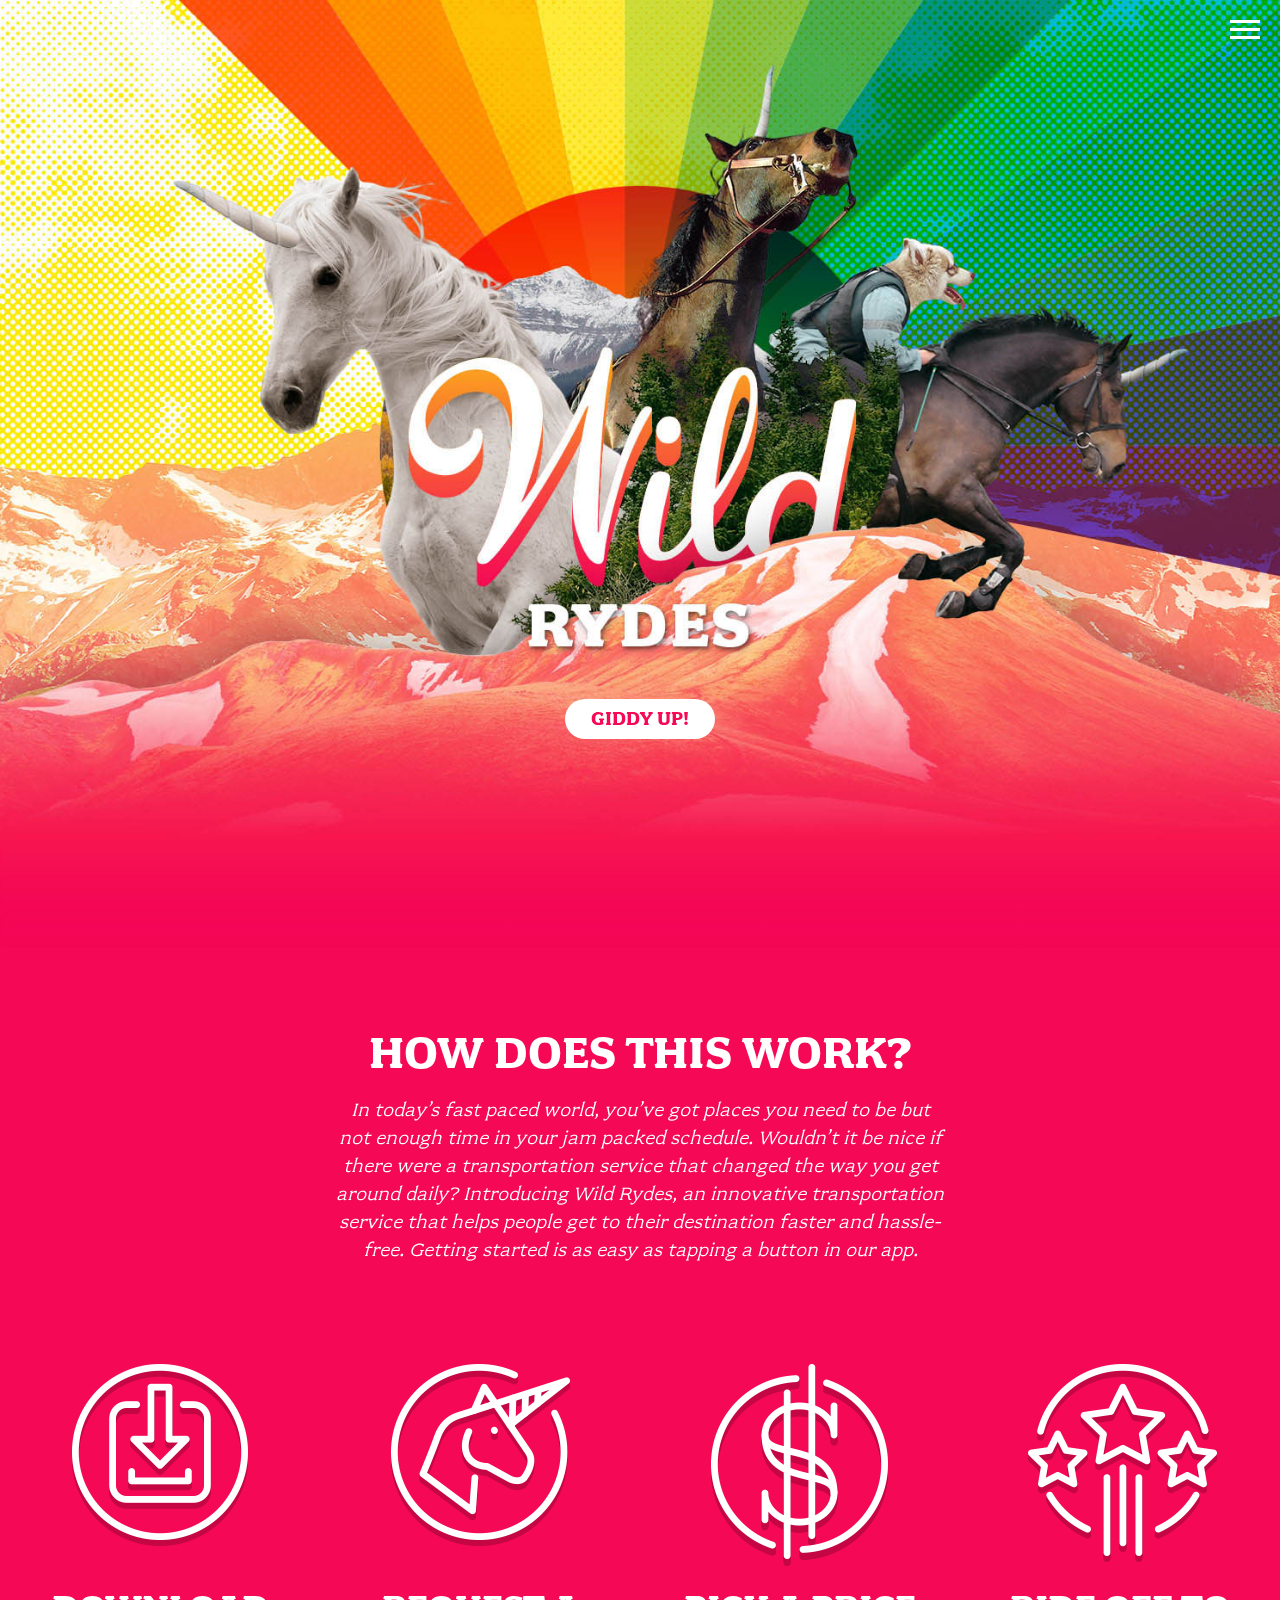
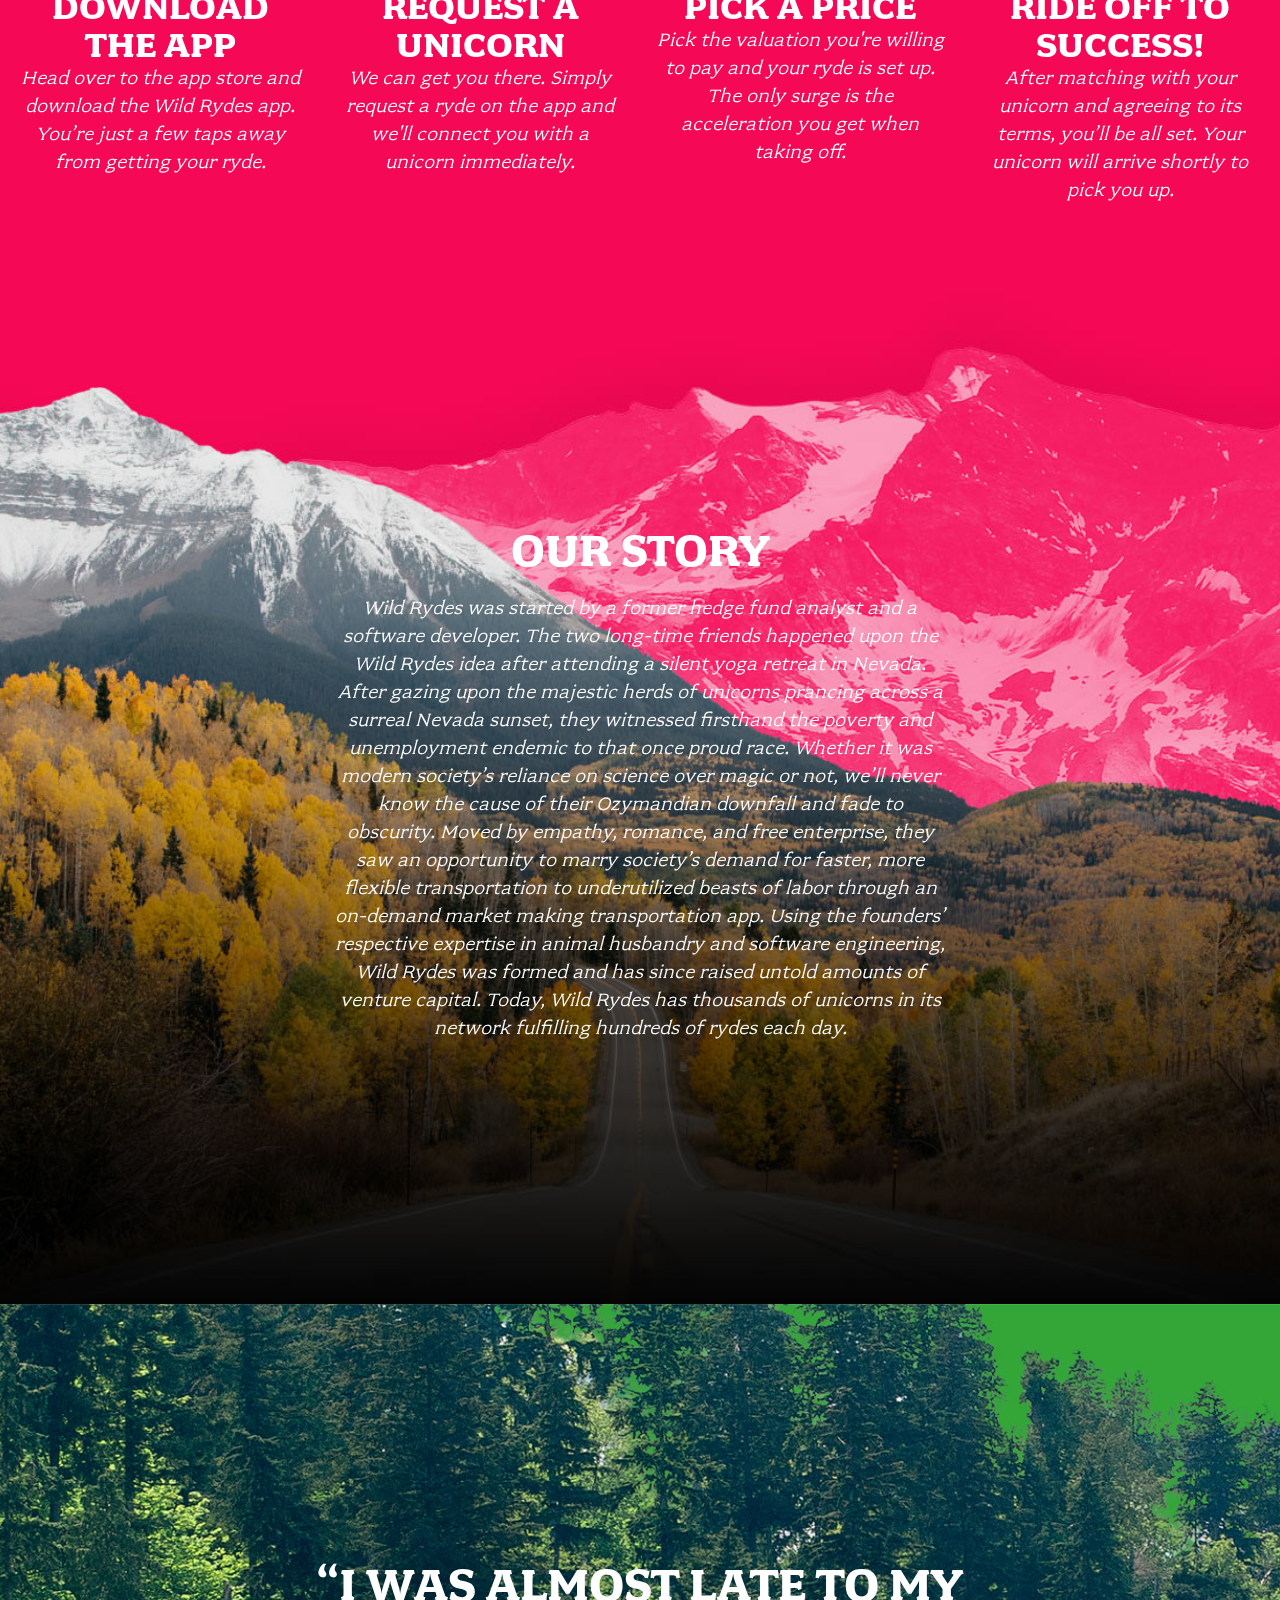
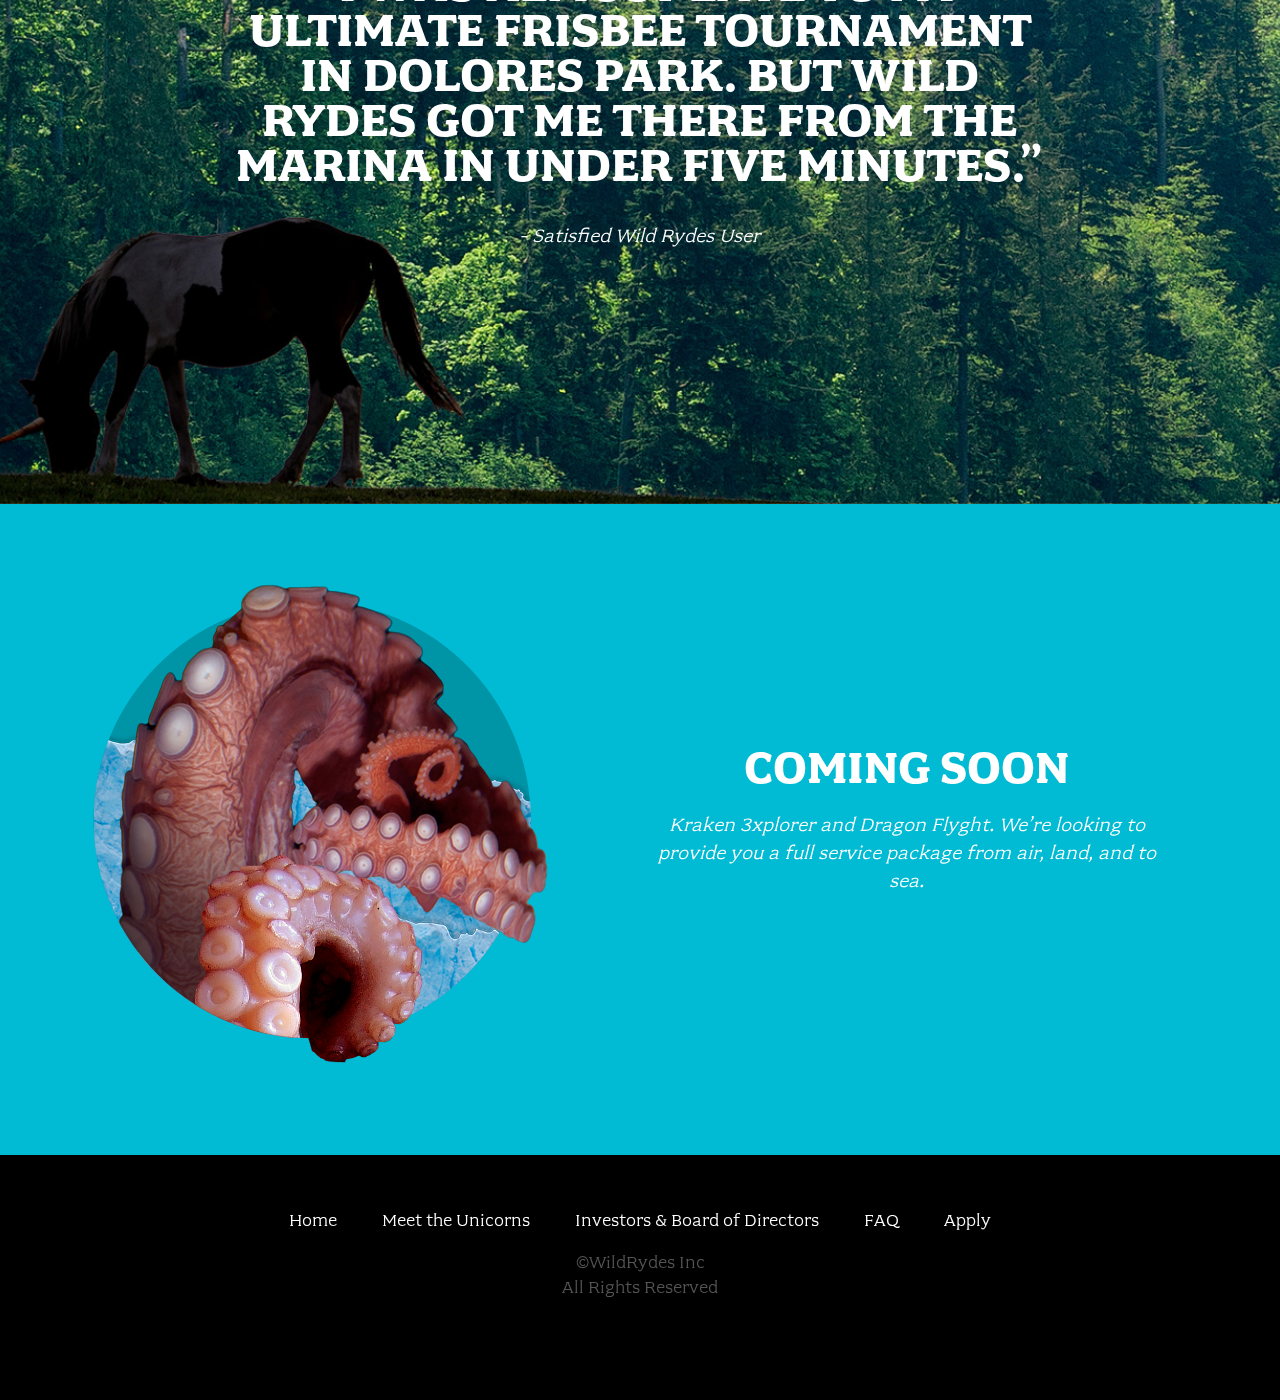
<file: index.html>
<!doctype html>
<html class="no-js" lang="">
<head>
  <meta charset="utf-8">
  <meta name="description" content="">
  <meta name="viewport" content="width=device-width, initial-scale=1">
  <title>HackBank</title>

  <link rel="stylesheet" href="css/font.css">
  <link rel="stylesheet" href="css/main.css">

  <script src="js/vendor/modernizr.js"></script>
</head>
<body class="page-home">

  <header class="site-header">
    <h1 class="title">Wild Rydes</h1>
    <nav class="site-nav">
      <ul>
        <li><a href="index.html">Home</a></li>
      </ul>
    </nav>
    <button type="button" class="btn-menu"><span>Menu</span></button>
    <a class="home-button" href="register.html">Giddy Up!</a>
  </header>

  <section class="home-about">
    <div class="row column large-9 xlarge-6 xxlarge-4">
      <h2 class="section-title">How Does This Work?</h2>
      <p class="content">
        In today’s fast paced world, you’ve got places you need to be but not enough time in your jam packed schedule. Wouldn’t it be nice if there were a transportation service that changed the way you get around daily? Introducing Wild Rydes, an innovative transportation service that helps people get to their destination faster and hassle-free. Getting started is as easy as tapping a button in our app.
      </p>
    </div>

    <div class="row medium-up-2 large-up-4">
      <div class="column">
        <div class="home-about-block">
          <h3 class="title icon-download">Download The App</h3>
          <p class="content">Head over to the app store and download the Wild Rydes app. You’re just a few taps away from getting your ryde.</p>
        </div>
      </div>

      <div class="column">
        <div class="home-about-block">
          <h3 class="title icon-unicorn">Request A Unicorn</h3>
          <p class="content">We can get you there. Simply request a ryde on the app and we'll connect you with a unicorn immediately.</p>
        </div>
      </div>

      <div class="column">
        <div class="home-about-block">
          <h3 class="title icon-price">Pick A Price</h3>
          <p class="content">Pick the valuation you're willing to pay and your ryde is set up. The only surge is the acceleration you get when taking off.</p>
        </div>
      </div>

      <div class="column">
        <div class="home-about-block">
          <h3 class="title icon-success">Ride Off To Success!</h3>
          <p class="content">After matching with your unicorn and agreeing to its terms, you’ll be all set. Your unicorn will arrive shortly to pick you up.</p>
        </div>
      </div>
    </div>
  </section>

  <section class="home-story">
    <div class="row column large-9 xlarge-6 xxlarge-4">
      <h2 class="section-title">Our Story</h2>
      <p class="content">
        Wild Rydes was started by a former hedge fund analyst and a software developer. The two long-time friends happened upon the Wild Rydes idea after attending a silent yoga retreat in Nevada. After gazing upon the majestic herds of unicorns prancing across a surreal Nevada sunset, they witnessed firsthand the poverty and unemployment endemic to that once proud race. Whether it was modern society’s reliance on science over magic or not, we’ll never know the cause of their Ozymandian downfall and fade to obscurity. Moved by empathy, romance, and free enterprise, they saw an opportunity to marry society’s demand for faster, more flexible transportation to underutilized beasts of labor through an on-demand market making transportation app. Using the founders’ respective expertise in animal husbandry and software engineering, Wild Rydes was formed and has since raised untold amounts of venture capital. Today, Wild Rydes has thousands of unicorns in its network fulfilling hundreds of rydes each day.
      </p>
    </div>
  </section>

  <section class="home-quote">
    <div class="row column medium-8 xxlarge-6">
      <div class="quote-wrap">
        <div class="quote">
          “I was almost late to my ultimate frisbee tournament in DOLORES park. But Wild Rydes Got me there from the marina in under five minutes.”
        </div>
        <div class="quoter">- Satisfied Wild Rydes User</div>
      </div>
    </div>
  </section>

  <section class="kraken-callout">
    <div class="row">
      <div class="columns medium-6 xxlarge-4 xxlarge-offset-2">
        <img src="images/wr-home-kraken.png">
      </div>

      <div class="columns medium-6 xlarge-5 xxlarge-4">
        <h4 class="title">Coming Soon</h4>
        <p class="content">
          Kraken 3xplorer and Dragon Flyght. We’re looking to provide you a full service package from air, land, and to sea.
        </p>
      </div>
    </div>
  </section>

  <footer class="site-footer">
    <div class="row column">
      <nav class="footer-nav">
        <ul>
          <li><a href="index.html">Home</a></li>
          <li><a href="unicorns.html">Meet the Unicorns</a></li>
          <li><a href="investors.html">Investors & Board of Directors</a></li>
          <li><a href="faq.html">FAQ</a></li>
          <li><a href="apply.html">Apply</a></li>
        </ul>
      </nav>
    </div>

    <div class="row column">
      <div class="footer-legal">
        &copy;WildRydes Inc<br>
        All Rights Reserved
      </div>
    </div>
  </footer>

  <script src="js/vendor.js"></script>

  <script src="js/main.js"></script>
</body>
</html>
</file>
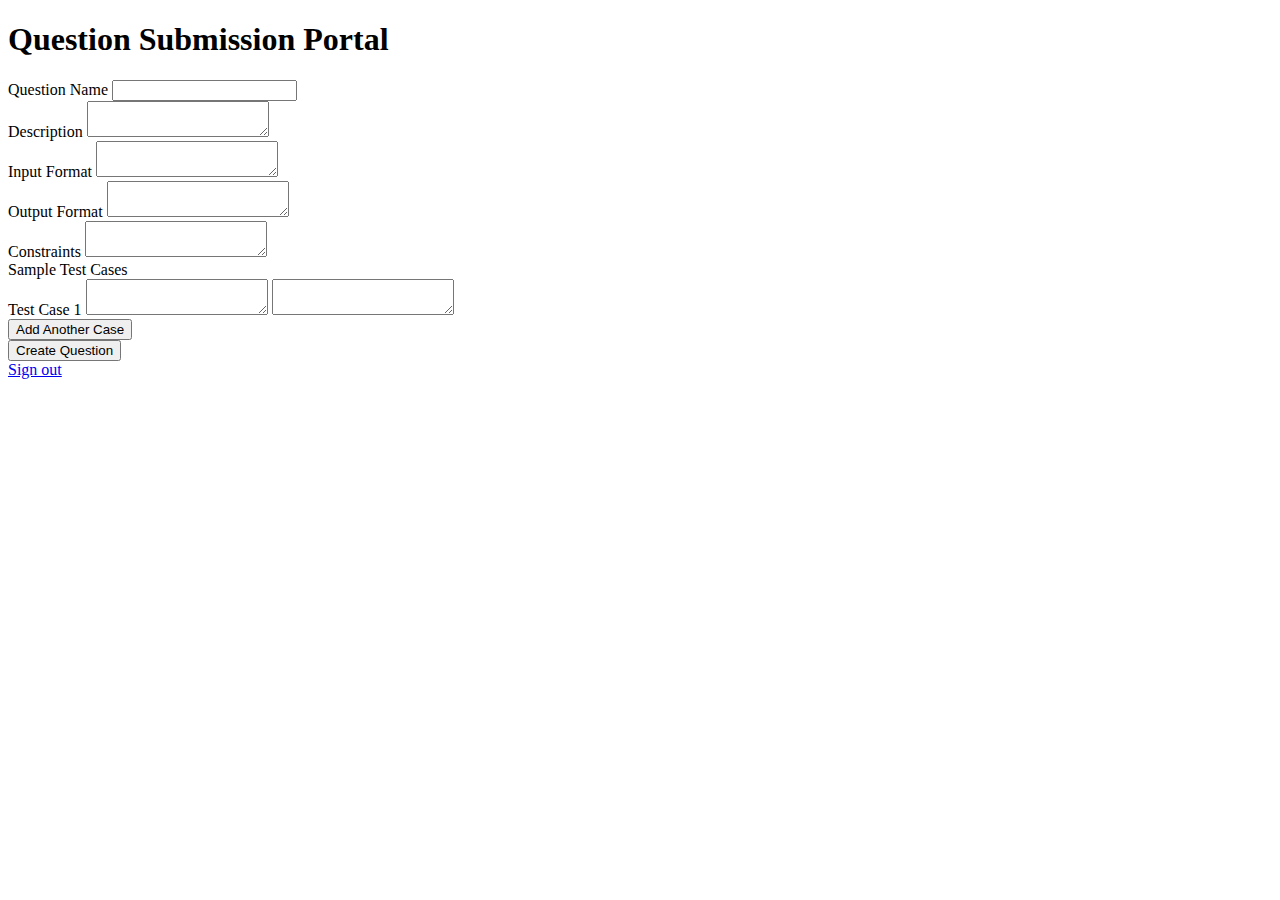
<file: create_v2.html>
<!DOCTYPE html>
<html>

<head>
    
    <meta charset="utf-8">
    <meta name="viewport" content="initial-scale=1,maximum-scale=1,user-scalable=no">
    <title>HackBank</title>
    <meta charset="utf-8">
    <meta http-equiv="X-UA-Compatible" content="IE=edge">
    <meta name="viewport" content="width=device-width, initial-scale=1">
    <meta name="description" content="Serverless web application example">
    <meta name="author" content="Vasu Malhotra">

</head>
<body>

    <form id="createQuesForm">
        <div>
            <h1>Question Submission Portal</h1>
        </div>

        <div>
            <label for="qname">Question Name</label>
            <input type="text" id="qname">
        </div>

        <div>
            <label for="desc">Description</label>
            <textarea id="desc"></textarea>
        </div>

        <div>
            <label for="inf">Input Format</label>
            <textarea id="inf"></textarea>
        </div>

        <div>
            <label for="outf">Output Format</label>
            <textarea id="outf"></textarea>
        </div>

        <div>
            <label for="constraints">Constraints</label>
            <textarea id="constraints"></textarea>
        </div>

        <div>
            <label for="testCaseWrap">Sample Test Cases</label>
            <div id="testCaseWrap">
                <div id="testCase0">
                    <label>Test Case 1</label>
                    <textarea id="sampleInput0"></textarea>
                    <textarea id="sampleOutput0"></textarea>
                </div>
            </div>
            <button id="addCase" onclick="addTestCase()" type="button">Add Another Case</button>
        </div>
        <button id="create" onclick="readForm()" type="button">Create Question</button>
    </form>

    <a id="signOut" href="./signin.html">Sign out</a>

    <script src="js/dynamic-elems.js"></script>
</body>

</html>
</file>
<file: css/font.css>
@font-face {
    font-family: "fairplex-wide";
    font-style: normal;
    font-weight: 400;
    src: url("../fonts/fairplex-wide-n4.woff") format("woff2");
}
@font-face {
    font-family: "fairplex-wide";
    font-style: normal;
    font-weight: 700;
    src: url("../fonts/fairplex-wide-n7.woff") format("woff2");
}
</file>
<file: css/main.css>
/*! normalize.css v4.2.0 | MIT License | github.com/necolas/normalize.css */html{font-family:sans-serif;line-height:1.15;-ms-text-size-adjust:100%;-webkit-text-size-adjust:100%}body{margin:0}article,aside,footer,header,nav,section{display:block}h1{font-size:2em;margin:.67em 0}figcaption,figure,main{display:block}figure{margin:1em 40px}hr{box-sizing:content-box;height:0;overflow:visible}pre{font-family:monospace,monospace;font-size:1em}a{background-color:transparent;-webkit-text-decoration-skip:objects}a:active,a:hover{outline-width:0}abbr[title]{border-bottom:none;text-decoration:underline;text-decoration:underline dotted}b,strong{font-weight:inherit;font-weight:bolder}code,kbd,samp{font-family:monospace,monospace;font-size:1em}dfn{font-style:italic}mark{background-color:#ff0;color:#000}small{font-size:80%}sub,sup{font-size:75%;line-height:0;position:relative;vertical-align:baseline}sub{bottom:-.25em}sup{top:-.5em}audio,video{display:inline-block}audio:not([controls]){display:none;height:0}img{border-style:none}svg:not(:root){overflow:hidden}button,input,optgroup,select,textarea{font:inherit;margin:0}optgroup{font-weight:700}button,input{overflow:visible}button,select{text-transform:none}[type=reset],[type=submit],button,html [type=button]{-webkit-appearance:button;cursor:pointer}[type=button]::-moz-focus-inner,[type=reset]::-moz-focus-inner,[type=submit]::-moz-focus-inner,button::-moz-focus-inner{border-style:none;padding:0}[type=button]:-moz-focusring,[type=reset]:-moz-focusring,[type=submit]:-moz-focusring,button:-moz-focusring{outline:1px dotted ButtonText}fieldset{border:1px solid silver;margin:0 2px;padding:.35em .625em .75em}legend{box-sizing:border-box;color:inherit;display:table;max-width:100%;padding:0;white-space:normal}progress{display:inline-block;vertical-align:baseline}textarea{overflow:auto}[type=checkbox],[type=radio]{box-sizing:border-box;padding:0}[type=number]::-webkit-inner-spin-button,[type=number]::-webkit-outer-spin-button{height:auto}[type=search]{-webkit-appearance:textfield;outline-offset:-2px}[type=search]::-webkit-search-cancel-button,[type=search]::-webkit-search-decoration{-webkit-appearance:none}::-webkit-file-upload-button{-webkit-appearance:button;font:inherit}details,menu{display:block}summary{display:list-item}canvas{display:inline-block}[hidden],template{display:none}.row{max-width:96.875rem;margin-left:auto;margin-right:auto}.row:after,.row:before{content:' ';display:table}.row:after{clear:both}.row.collapse>.column,.row.collapse>.columns{padding-left:0;padding-right:0}.row .row{max-width:none;margin-left:-.625rem;margin-right:-.625rem}@media screen and (min-width:40em){.row .row{margin-left:-.9375rem;margin-right:-.9375rem}}.row .row.collapse{margin-left:0;margin-right:0}.row.expanded{max-width:none}.row.expanded .row{margin-left:auto;margin-right:auto}.column,.columns{width:100%;float:left;padding-left:.625rem;padding-right:.625rem}@media screen and (min-width:40em){.column,.columns{padding-left:.9375rem;padding-right:.9375rem}}.column:last-child:not(:first-child),.columns:last-child:not(:first-child){float:right}.column.end:last-child:last-child,.end.columns:last-child:last-child{float:left}.column.row.row,.row.row.columns{float:none}.row .column.row.row,.row .row.row.columns{padding-left:0;padding-right:0;margin-left:0;margin-right:0}.small-1{width:8.3333333333%}.small-push-1{position:relative;left:8.3333333333%}.small-pull-1{position:relative;left:-8.3333333333%}.small-offset-0{margin-left:0}.small-2{width:16.6666666667%}.small-push-2{position:relative;left:16.6666666667%}.small-pull-2{position:relative;left:-16.6666666667%}.small-offset-1{margin-left:8.3333333333%}.small-3{width:25%}.small-push-3{position:relative;left:25%}.small-pull-3{position:relative;left:-25%}.small-offset-2{margin-left:16.6666666667%}.small-4{width:33.3333333333%}.small-push-4{position:relative;left:33.3333333333%}.small-pull-4{position:relative;left:-33.3333333333%}.small-offset-3{margin-left:25%}.small-5{width:41.6666666667%}.small-push-5{position:relative;left:41.6666666667%}.small-pull-5{position:relative;left:-41.6666666667%}.small-offset-4{margin-left:33.3333333333%}.small-6{width:50%}.small-push-6{position:relative;left:50%}.small-pull-6{position:relative;left:-50%}.small-offset-5{margin-left:41.6666666667%}.small-7{width:58.3333333333%}.small-push-7{position:relative;left:58.3333333333%}.small-pull-7{position:relative;left:-58.3333333333%}.small-offset-6{margin-left:50%}.small-8{width:66.6666666667%}.small-push-8{position:relative;left:66.6666666667%}.small-pull-8{position:relative;left:-66.6666666667%}.small-offset-7{margin-left:58.3333333333%}.small-9{width:75%}.small-push-9{position:relative;left:75%}.small-pull-9{position:relative;left:-75%}.small-offset-8{margin-left:66.6666666667%}.small-10{width:83.3333333333%}.small-push-10{position:relative;left:83.3333333333%}.small-pull-10{position:relative;left:-83.3333333333%}.small-offset-9{margin-left:75%}.small-11{width:91.6666666667%}.small-push-11{position:relative;left:91.6666666667%}.small-pull-11{position:relative;left:-91.6666666667%}.small-offset-10{margin-left:83.3333333333%}.small-12{width:100%}.small-offset-11{margin-left:91.6666666667%}.small-up-1>.column,.small-up-1>.columns{width:100%;float:left}.small-up-1>.column:nth-of-type(1n),.small-up-1>.columns:nth-of-type(1n){clear:none}.small-up-1>.column:nth-of-type(1n+1),.small-up-1>.columns:nth-of-type(1n+1){clear:both}.small-up-1>.column:last-child,.small-up-1>.columns:last-child{float:left}.small-up-2>.column,.small-up-2>.columns{width:50%;float:left}.small-up-2>.column:nth-of-type(1n),.small-up-2>.columns:nth-of-type(1n){clear:none}.small-up-2>.column:nth-of-type(2n+1),.small-up-2>.columns:nth-of-type(2n+1){clear:both}.small-up-2>.column:last-child,.small-up-2>.columns:last-child{float:left}.small-up-3>.column,.small-up-3>.columns{width:33.3333333333%;float:left}.small-up-3>.column:nth-of-type(1n),.small-up-3>.columns:nth-of-type(1n){clear:none}.small-up-3>.column:nth-of-type(3n+1),.small-up-3>.columns:nth-of-type(3n+1){clear:both}.small-up-3>.column:last-child,.small-up-3>.columns:last-child{float:left}.small-up-4>.column,.small-up-4>.columns{width:25%;float:left}.small-up-4>.column:nth-of-type(1n),.small-up-4>.columns:nth-of-type(1n){clear:none}.small-up-4>.column:nth-of-type(4n+1),.small-up-4>.columns:nth-of-type(4n+1){clear:both}.small-up-4>.column:last-child,.small-up-4>.columns:last-child{float:left}.small-up-5>.column,.small-up-5>.columns{width:20%;float:left}.small-up-5>.column:nth-of-type(1n),.small-up-5>.columns:nth-of-type(1n){clear:none}.small-up-5>.column:nth-of-type(5n+1),.small-up-5>.columns:nth-of-type(5n+1){clear:both}.small-up-5>.column:last-child,.small-up-5>.columns:last-child{float:left}.small-up-6>.column,.small-up-6>.columns{width:16.6666666667%;float:left}.small-up-6>.column:nth-of-type(1n),.small-up-6>.columns:nth-of-type(1n){clear:none}.small-up-6>.column:nth-of-type(6n+1),.small-up-6>.columns:nth-of-type(6n+1){clear:both}.small-up-6>.column:last-child,.small-up-6>.columns:last-child{float:left}.small-up-7>.column,.small-up-7>.columns{width:14.2857142857%;float:left}.small-up-7>.column:nth-of-type(1n),.small-up-7>.columns:nth-of-type(1n){clear:none}.small-up-7>.column:nth-of-type(7n+1),.small-up-7>.columns:nth-of-type(7n+1){clear:both}.small-up-7>.column:last-child,.small-up-7>.columns:last-child{float:left}.small-up-8>.column,.small-up-8>.columns{width:12.5%;float:left}.small-up-8>.column:nth-of-type(1n),.small-up-8>.columns:nth-of-type(1n){clear:none}.small-up-8>.column:nth-of-type(8n+1),.small-up-8>.columns:nth-of-type(8n+1){clear:both}.small-up-8>.column:last-child,.small-up-8>.columns:last-child{float:left}.small-collapse>.column,.small-collapse>.columns{padding-left:0;padding-right:0}.expanded.row .small-collapse.row,.small-collapse .row{margin-left:0;margin-right:0}.small-uncollapse>.column,.small-uncollapse>.columns{padding-left:.625rem;padding-right:.625rem}.small-centered{float:none;margin-left:auto;margin-right:auto}.small-pull-0,.small-push-0,.small-uncentered{position:static;margin-left:0;margin-right:0;float:left}@media screen and (min-width:40em){.medium-1{width:8.3333333333%}.medium-push-1{position:relative;left:8.3333333333%}.medium-pull-1{position:relative;left:-8.3333333333%}.medium-offset-0{margin-left:0}.medium-2{width:16.6666666667%}.medium-push-2{position:relative;left:16.6666666667%}.medium-pull-2{position:relative;left:-16.6666666667%}.medium-offset-1{margin-left:8.3333333333%}.medium-3{width:25%}.medium-push-3{position:relative;left:25%}.medium-pull-3{position:relative;left:-25%}.medium-offset-2{margin-left:16.6666666667%}.medium-4{width:33.3333333333%}.medium-push-4{position:relative;left:33.3333333333%}.medium-pull-4{position:relative;left:-33.3333333333%}.medium-offset-3{margin-left:25%}.medium-5{width:41.6666666667%}.medium-push-5{position:relative;left:41.6666666667%}.medium-pull-5{position:relative;left:-41.6666666667%}.medium-offset-4{margin-left:33.3333333333%}.medium-6{width:50%}.medium-push-6{position:relative;left:50%}.medium-pull-6{position:relative;left:-50%}.medium-offset-5{margin-left:41.6666666667%}.medium-7{width:58.3333333333%}.medium-push-7{position:relative;left:58.3333333333%}.medium-pull-7{position:relative;left:-58.3333333333%}.medium-offset-6{margin-left:50%}.medium-8{width:66.6666666667%}.medium-push-8{position:relative;left:66.6666666667%}.medium-pull-8{position:relative;left:-66.6666666667%}.medium-offset-7{margin-left:58.3333333333%}.medium-9{width:75%}.medium-push-9{position:relative;left:75%}.medium-pull-9{position:relative;left:-75%}.medium-offset-8{margin-left:66.6666666667%}.medium-10{width:83.3333333333%}.medium-push-10{position:relative;left:83.3333333333%}.medium-pull-10{position:relative;left:-83.3333333333%}.medium-offset-9{margin-left:75%}.medium-11{width:91.6666666667%}.medium-push-11{position:relative;left:91.6666666667%}.medium-pull-11{position:relative;left:-91.6666666667%}.medium-offset-10{margin-left:83.3333333333%}.medium-12{width:100%}.medium-offset-11{margin-left:91.6666666667%}.medium-up-1>.column,.medium-up-1>.columns{width:100%;float:left}.medium-up-1>.column:nth-of-type(1n),.medium-up-1>.columns:nth-of-type(1n){clear:none}.medium-up-1>.column:nth-of-type(1n+1),.medium-up-1>.columns:nth-of-type(1n+1){clear:both}.medium-up-1>.column:last-child,.medium-up-1>.columns:last-child{float:left}.medium-up-2>.column,.medium-up-2>.columns{width:50%;float:left}.medium-up-2>.column:nth-of-type(1n),.medium-up-2>.columns:nth-of-type(1n){clear:none}.medium-up-2>.column:nth-of-type(2n+1),.medium-up-2>.columns:nth-of-type(2n+1){clear:both}.medium-up-2>.column:last-child,.medium-up-2>.columns:last-child{float:left}.medium-up-3>.column,.medium-up-3>.columns{width:33.3333333333%;float:left}.medium-up-3>.column:nth-of-type(1n),.medium-up-3>.columns:nth-of-type(1n){clear:none}.medium-up-3>.column:nth-of-type(3n+1),.medium-up-3>.columns:nth-of-type(3n+1){clear:both}.medium-up-3>.column:last-child,.medium-up-3>.columns:last-child{float:left}.medium-up-4>.column,.medium-up-4>.columns{width:25%;float:left}.medium-up-4>.column:nth-of-type(1n),.medium-up-4>.columns:nth-of-type(1n){clear:none}.medium-up-4>.column:nth-of-type(4n+1),.medium-up-4>.columns:nth-of-type(4n+1){clear:both}.medium-up-4>.column:last-child,.medium-up-4>.columns:last-child{float:left}.medium-up-5>.column,.medium-up-5>.columns{width:20%;float:left}.medium-up-5>.column:nth-of-type(1n),.medium-up-5>.columns:nth-of-type(1n){clear:none}.medium-up-5>.column:nth-of-type(5n+1),.medium-up-5>.columns:nth-of-type(5n+1){clear:both}.medium-up-5>.column:last-child,.medium-up-5>.columns:last-child{float:left}.medium-up-6>.column,.medium-up-6>.columns{width:16.6666666667%;float:left}.medium-up-6>.column:nth-of-type(1n),.medium-up-6>.columns:nth-of-type(1n){clear:none}.medium-up-6>.column:nth-of-type(6n+1),.medium-up-6>.columns:nth-of-type(6n+1){clear:both}.medium-up-6>.column:last-child,.medium-up-6>.columns:last-child{float:left}.medium-up-7>.column,.medium-up-7>.columns{width:14.2857142857%;float:left}.medium-up-7>.column:nth-of-type(1n),.medium-up-7>.columns:nth-of-type(1n){clear:none}.medium-up-7>.column:nth-of-type(7n+1),.medium-up-7>.columns:nth-of-type(7n+1){clear:both}.medium-up-7>.column:last-child,.medium-up-7>.columns:last-child{float:left}.medium-up-8>.column,.medium-up-8>.columns{width:12.5%;float:left}.medium-up-8>.column:nth-of-type(1n),.medium-up-8>.columns:nth-of-type(1n){clear:none}.medium-up-8>.column:nth-of-type(8n+1),.medium-up-8>.columns:nth-of-type(8n+1){clear:both}.medium-up-8>.column:last-child,.medium-up-8>.columns:last-child{float:left}.medium-collapse>.column,.medium-collapse>.columns{padding-left:0;padding-right:0}.expanded.row .medium-collapse.row,.medium-collapse .row{margin-left:0;margin-right:0}.medium-uncollapse>.column,.medium-uncollapse>.columns{padding-left:.9375rem;padding-right:.9375rem}.medium-centered{float:none;margin-left:auto;margin-right:auto}.medium-pull-0,.medium-push-0,.medium-uncentered{position:static;margin-left:0;margin-right:0;float:left}}@media screen and (min-width:64em){.large-1{width:8.3333333333%}.large-push-1{position:relative;left:8.3333333333%}.large-pull-1{position:relative;left:-8.3333333333%}.large-offset-0{margin-left:0}.large-2{width:16.6666666667%}.large-push-2{position:relative;left:16.6666666667%}.large-pull-2{position:relative;left:-16.6666666667%}.large-offset-1{margin-left:8.3333333333%}.large-3{width:25%}.large-push-3{position:relative;left:25%}.large-pull-3{position:relative;left:-25%}.large-offset-2{margin-left:16.6666666667%}.large-4{width:33.3333333333%}.large-push-4{position:relative;left:33.3333333333%}.large-pull-4{position:relative;left:-33.3333333333%}.large-offset-3{margin-left:25%}.large-5{width:41.6666666667%}.large-push-5{position:relative;left:41.6666666667%}.large-pull-5{position:relative;left:-41.6666666667%}.large-offset-4{margin-left:33.3333333333%}.large-6{width:50%}.large-push-6{position:relative;left:50%}.large-pull-6{position:relative;left:-50%}.large-offset-5{margin-left:41.6666666667%}.large-7{width:58.3333333333%}.large-push-7{position:relative;left:58.3333333333%}.large-pull-7{position:relative;left:-58.3333333333%}.large-offset-6{margin-left:50%}.large-8{width:66.6666666667%}.large-push-8{position:relative;left:66.6666666667%}.large-pull-8{position:relative;left:-66.6666666667%}.large-offset-7{margin-left:58.3333333333%}.large-9{width:75%}.large-push-9{position:relative;left:75%}.large-pull-9{position:relative;left:-75%}.large-offset-8{margin-left:66.6666666667%}.large-10{width:83.3333333333%}.large-push-10{position:relative;left:83.3333333333%}.large-pull-10{position:relative;left:-83.3333333333%}.large-offset-9{margin-left:75%}.large-11{width:91.6666666667%}.large-push-11{position:relative;left:91.6666666667%}.large-pull-11{position:relative;left:-91.6666666667%}.large-offset-10{margin-left:83.3333333333%}.large-12{width:100%}.large-offset-11{margin-left:91.6666666667%}.large-up-1>.column,.large-up-1>.columns{width:100%;float:left}.large-up-1>.column:nth-of-type(1n),.large-up-1>.columns:nth-of-type(1n){clear:none}.large-up-1>.column:nth-of-type(1n+1),.large-up-1>.columns:nth-of-type(1n+1){clear:both}.large-up-1>.column:last-child,.large-up-1>.columns:last-child{float:left}.large-up-2>.column,.large-up-2>.columns{width:50%;float:left}.large-up-2>.column:nth-of-type(1n),.large-up-2>.columns:nth-of-type(1n){clear:none}.large-up-2>.column:nth-of-type(2n+1),.large-up-2>.columns:nth-of-type(2n+1){clear:both}.large-up-2>.column:last-child,.large-up-2>.columns:last-child{float:left}.large-up-3>.column,.large-up-3>.columns{width:33.3333333333%;float:left}.large-up-3>.column:nth-of-type(1n),.large-up-3>.columns:nth-of-type(1n){clear:none}.large-up-3>.column:nth-of-type(3n+1),.large-up-3>.columns:nth-of-type(3n+1){clear:both}.large-up-3>.column:last-child,.large-up-3>.columns:last-child{float:left}.large-up-4>.column,.large-up-4>.columns{width:25%;float:left}.large-up-4>.column:nth-of-type(1n),.large-up-4>.columns:nth-of-type(1n){clear:none}.large-up-4>.column:nth-of-type(4n+1),.large-up-4>.columns:nth-of-type(4n+1){clear:both}.large-up-4>.column:last-child,.large-up-4>.columns:last-child{float:left}.large-up-5>.column,.large-up-5>.columns{width:20%;float:left}.large-up-5>.column:nth-of-type(1n),.large-up-5>.columns:nth-of-type(1n){clear:none}.large-up-5>.column:nth-of-type(5n+1),.large-up-5>.columns:nth-of-type(5n+1){clear:both}.large-up-5>.column:last-child,.large-up-5>.columns:last-child{float:left}.large-up-6>.column,.large-up-6>.columns{width:16.6666666667%;float:left}.large-up-6>.column:nth-of-type(1n),.large-up-6>.columns:nth-of-type(1n){clear:none}.large-up-6>.column:nth-of-type(6n+1),.large-up-6>.columns:nth-of-type(6n+1){clear:both}.large-up-6>.column:last-child,.large-up-6>.columns:last-child{float:left}.large-up-7>.column,.large-up-7>.columns{width:14.2857142857%;float:left}.large-up-7>.column:nth-of-type(1n),.large-up-7>.columns:nth-of-type(1n){clear:none}.large-up-7>.column:nth-of-type(7n+1),.large-up-7>.columns:nth-of-type(7n+1){clear:both}.large-up-7>.column:last-child,.large-up-7>.columns:last-child{float:left}.large-up-8>.column,.large-up-8>.columns{width:12.5%;float:left}.large-up-8>.column:nth-of-type(1n),.large-up-8>.columns:nth-of-type(1n){clear:none}.large-up-8>.column:nth-of-type(8n+1),.large-up-8>.columns:nth-of-type(8n+1){clear:both}.large-up-8>.column:last-child,.large-up-8>.columns:last-child{float:left}.large-collapse>.column,.large-collapse>.columns{padding-left:0;padding-right:0}.expanded.row .large-collapse.row,.large-collapse .row{margin-left:0;margin-right:0}.large-uncollapse>.column,.large-uncollapse>.columns{padding-left:.9375rem;padding-right:.9375rem}.large-centered{float:none;margin-left:auto;margin-right:auto}.large-pull-0,.large-push-0,.large-uncentered{position:static;margin-left:0;margin-right:0;float:left}}@media screen and (min-width:75em){.xlarge-1{width:8.3333333333%}.xlarge-push-1{position:relative;left:8.3333333333%}.xlarge-pull-1{position:relative;left:-8.3333333333%}.xlarge-offset-0{margin-left:0}.xlarge-2{width:16.6666666667%}.xlarge-push-2{position:relative;left:16.6666666667%}.xlarge-pull-2{position:relative;left:-16.6666666667%}.xlarge-offset-1{margin-left:8.3333333333%}.xlarge-3{width:25%}.xlarge-push-3{position:relative;left:25%}.xlarge-pull-3{position:relative;left:-25%}.xlarge-offset-2{margin-left:16.6666666667%}.xlarge-4{width:33.3333333333%}.xlarge-push-4{position:relative;left:33.3333333333%}.xlarge-pull-4{position:relative;left:-33.3333333333%}.xlarge-offset-3{margin-left:25%}.xlarge-5{width:41.6666666667%}.xlarge-push-5{position:relative;left:41.6666666667%}.xlarge-pull-5{position:relative;left:-41.6666666667%}.xlarge-offset-4{margin-left:33.3333333333%}.xlarge-6{width:50%}.xlarge-push-6{position:relative;left:50%}.xlarge-pull-6{position:relative;left:-50%}.xlarge-offset-5{margin-left:41.6666666667%}.xlarge-7{width:58.3333333333%}.xlarge-push-7{position:relative;left:58.3333333333%}.xlarge-pull-7{position:relative;left:-58.3333333333%}.xlarge-offset-6{margin-left:50%}.xlarge-8{width:66.6666666667%}.xlarge-push-8{position:relative;left:66.6666666667%}.xlarge-pull-8{position:relative;left:-66.6666666667%}.xlarge-offset-7{margin-left:58.3333333333%}.xlarge-9{width:75%}.xlarge-push-9{position:relative;left:75%}.xlarge-pull-9{position:relative;left:-75%}.xlarge-offset-8{margin-left:66.6666666667%}.xlarge-10{width:83.3333333333%}.xlarge-push-10{position:relative;left:83.3333333333%}.xlarge-pull-10{position:relative;left:-83.3333333333%}.xlarge-offset-9{margin-left:75%}.xlarge-11{width:91.6666666667%}.xlarge-push-11{position:relative;left:91.6666666667%}.xlarge-pull-11{position:relative;left:-91.6666666667%}.xlarge-offset-10{margin-left:83.3333333333%}.xlarge-12{width:100%}.xlarge-offset-11{margin-left:91.6666666667%}.xlarge-up-1>.column,.xlarge-up-1>.columns{width:100%;float:left}.xlarge-up-1>.column:nth-of-type(1n),.xlarge-up-1>.columns:nth-of-type(1n){clear:none}.xlarge-up-1>.column:nth-of-type(1n+1),.xlarge-up-1>.columns:nth-of-type(1n+1){clear:both}.xlarge-up-1>.column:last-child,.xlarge-up-1>.columns:last-child{float:left}.xlarge-up-2>.column,.xlarge-up-2>.columns{width:50%;float:left}.xlarge-up-2>.column:nth-of-type(1n),.xlarge-up-2>.columns:nth-of-type(1n){clear:none}.xlarge-up-2>.column:nth-of-type(2n+1),.xlarge-up-2>.columns:nth-of-type(2n+1){clear:both}.xlarge-up-2>.column:last-child,.xlarge-up-2>.columns:last-child{float:left}.xlarge-up-3>.column,.xlarge-up-3>.columns{width:33.3333333333%;float:left}.xlarge-up-3>.column:nth-of-type(1n),.xlarge-up-3>.columns:nth-of-type(1n){clear:none}.xlarge-up-3>.column:nth-of-type(3n+1),.xlarge-up-3>.columns:nth-of-type(3n+1){clear:both}.xlarge-up-3>.column:last-child,.xlarge-up-3>.columns:last-child{float:left}.xlarge-up-4>.column,.xlarge-up-4>.columns{width:25%;float:left}.xlarge-up-4>.column:nth-of-type(1n),.xlarge-up-4>.columns:nth-of-type(1n){clear:none}.xlarge-up-4>.column:nth-of-type(4n+1),.xlarge-up-4>.columns:nth-of-type(4n+1){clear:both}.xlarge-up-4>.column:last-child,.xlarge-up-4>.columns:last-child{float:left}.xlarge-up-5>.column,.xlarge-up-5>.columns{width:20%;float:left}.xlarge-up-5>.column:nth-of-type(1n),.xlarge-up-5>.columns:nth-of-type(1n){clear:none}.xlarge-up-5>.column:nth-of-type(5n+1),.xlarge-up-5>.columns:nth-of-type(5n+1){clear:both}.xlarge-up-5>.column:last-child,.xlarge-up-5>.columns:last-child{float:left}.xlarge-up-6>.column,.xlarge-up-6>.columns{width:16.6666666667%;float:left}.xlarge-up-6>.column:nth-of-type(1n),.xlarge-up-6>.columns:nth-of-type(1n){clear:none}.xlarge-up-6>.column:nth-of-type(6n+1),.xlarge-up-6>.columns:nth-of-type(6n+1){clear:both}.xlarge-up-6>.column:last-child,.xlarge-up-6>.columns:last-child{float:left}.xlarge-up-7>.column,.xlarge-up-7>.columns{width:14.2857142857%;float:left}.xlarge-up-7>.column:nth-of-type(1n),.xlarge-up-7>.columns:nth-of-type(1n){clear:none}.xlarge-up-7>.column:nth-of-type(7n+1),.xlarge-up-7>.columns:nth-of-type(7n+1){clear:both}.xlarge-up-7>.column:last-child,.xlarge-up-7>.columns:last-child{float:left}.xlarge-up-8>.column,.xlarge-up-8>.columns{width:12.5%;float:left}.xlarge-up-8>.column:nth-of-type(1n),.xlarge-up-8>.columns:nth-of-type(1n){clear:none}.xlarge-up-8>.column:nth-of-type(8n+1),.xlarge-up-8>.columns:nth-of-type(8n+1){clear:both}.xlarge-up-8>.column:last-child,.xlarge-up-8>.columns:last-child{float:left}.xlarge-collapse>.column,.xlarge-collapse>.columns{padding-left:0;padding-right:0}.expanded.row .xlarge-collapse.row,.xlarge-collapse .row{margin-left:0;margin-right:0}.xlarge-uncollapse>.column,.xlarge-uncollapse>.columns{padding-left:.9375rem;padding-right:.9375rem}.xlarge-centered{float:none;margin-left:auto;margin-right:auto}.xlarge-pull-0,.xlarge-push-0,.xlarge-uncentered{position:static;margin-left:0;margin-right:0;float:left}}@media screen and (min-width:90em){.xxlarge-1{width:8.3333333333%}.xxlarge-push-1{position:relative;left:8.3333333333%}.xxlarge-pull-1{position:relative;left:-8.3333333333%}.xxlarge-offset-0{margin-left:0}.xxlarge-2{width:16.6666666667%}.xxlarge-push-2{position:relative;left:16.6666666667%}.xxlarge-pull-2{position:relative;left:-16.6666666667%}.xxlarge-offset-1{margin-left:8.3333333333%}.xxlarge-3{width:25%}.xxlarge-push-3{position:relative;left:25%}.xxlarge-pull-3{position:relative;left:-25%}.xxlarge-offset-2{margin-left:16.6666666667%}.xxlarge-4{width:33.3333333333%}.xxlarge-push-4{position:relative;left:33.3333333333%}.xxlarge-pull-4{position:relative;left:-33.3333333333%}.xxlarge-offset-3{margin-left:25%}.xxlarge-5{width:41.6666666667%}.xxlarge-push-5{position:relative;left:41.6666666667%}.xxlarge-pull-5{position:relative;left:-41.6666666667%}.xxlarge-offset-4{margin-left:33.3333333333%}.xxlarge-6{width:50%}.xxlarge-push-6{position:relative;left:50%}.xxlarge-pull-6{position:relative;left:-50%}.xxlarge-offset-5{margin-left:41.6666666667%}.xxlarge-7{width:58.3333333333%}.xxlarge-push-7{position:relative;left:58.3333333333%}.xxlarge-pull-7{position:relative;left:-58.3333333333%}.xxlarge-offset-6{margin-left:50%}.xxlarge-8{width:66.6666666667%}.xxlarge-push-8{position:relative;left:66.6666666667%}.xxlarge-pull-8{position:relative;left:-66.6666666667%}.xxlarge-offset-7{margin-left:58.3333333333%}.xxlarge-9{width:75%}.xxlarge-push-9{position:relative;left:75%}.xxlarge-pull-9{position:relative;left:-75%}.xxlarge-offset-8{margin-left:66.6666666667%}.xxlarge-10{width:83.3333333333%}.xxlarge-push-10{position:relative;left:83.3333333333%}.xxlarge-pull-10{position:relative;left:-83.3333333333%}.xxlarge-offset-9{margin-left:75%}.xxlarge-11{width:91.6666666667%}.xxlarge-push-11{position:relative;left:91.6666666667%}.xxlarge-pull-11{position:relative;left:-91.6666666667%}.xxlarge-offset-10{margin-left:83.3333333333%}.xxlarge-12{width:100%}.xxlarge-offset-11{margin-left:91.6666666667%}.xxlarge-up-1>.column,.xxlarge-up-1>.columns{width:100%;float:left}.xxlarge-up-1>.column:nth-of-type(1n),.xxlarge-up-1>.columns:nth-of-type(1n){clear:none}.xxlarge-up-1>.column:nth-of-type(1n+1),.xxlarge-up-1>.columns:nth-of-type(1n+1){clear:both}.xxlarge-up-1>.column:last-child,.xxlarge-up-1>.columns:last-child{float:left}.xxlarge-up-2>.column,.xxlarge-up-2>.columns{width:50%;float:left}.xxlarge-up-2>.column:nth-of-type(1n),.xxlarge-up-2>.columns:nth-of-type(1n){clear:none}.xxlarge-up-2>.column:nth-of-type(2n+1),.xxlarge-up-2>.columns:nth-of-type(2n+1){clear:both}.xxlarge-up-2>.column:last-child,.xxlarge-up-2>.columns:last-child{float:left}.xxlarge-up-3>.column,.xxlarge-up-3>.columns{width:33.3333333333%;float:left}.xxlarge-up-3>.column:nth-of-type(1n),.xxlarge-up-3>.columns:nth-of-type(1n){clear:none}.xxlarge-up-3>.column:nth-of-type(3n+1),.xxlarge-up-3>.columns:nth-of-type(3n+1){clear:both}.xxlarge-up-3>.column:last-child,.xxlarge-up-3>.columns:last-child{float:left}.xxlarge-up-4>.column,.xxlarge-up-4>.columns{width:25%;float:left}.xxlarge-up-4>.column:nth-of-type(1n),.xxlarge-up-4>.columns:nth-of-type(1n){clear:none}.xxlarge-up-4>.column:nth-of-type(4n+1),.xxlarge-up-4>.columns:nth-of-type(4n+1){clear:both}.xxlarge-up-4>.column:last-child,.xxlarge-up-4>.columns:last-child{float:left}.xxlarge-up-5>.column,.xxlarge-up-5>.columns{width:20%;float:left}.xxlarge-up-5>.column:nth-of-type(1n),.xxlarge-up-5>.columns:nth-of-type(1n){clear:none}.xxlarge-up-5>.column:nth-of-type(5n+1),.xxlarge-up-5>.columns:nth-of-type(5n+1){clear:both}.xxlarge-up-5>.column:last-child,.xxlarge-up-5>.columns:last-child{float:left}.xxlarge-up-6>.column,.xxlarge-up-6>.columns{width:16.6666666667%;float:left}.xxlarge-up-6>.column:nth-of-type(1n),.xxlarge-up-6>.columns:nth-of-type(1n){clear:none}.xxlarge-up-6>.column:nth-of-type(6n+1),.xxlarge-up-6>.columns:nth-of-type(6n+1){clear:both}.xxlarge-up-6>.column:last-child,.xxlarge-up-6>.columns:last-child{float:left}.xxlarge-up-7>.column,.xxlarge-up-7>.columns{width:14.2857142857%;float:left}.xxlarge-up-7>.column:nth-of-type(1n),.xxlarge-up-7>.columns:nth-of-type(1n){clear:none}.xxlarge-up-7>.column:nth-of-type(7n+1),.xxlarge-up-7>.columns:nth-of-type(7n+1){clear:both}.xxlarge-up-7>.column:last-child,.xxlarge-up-7>.columns:last-child{float:left}.xxlarge-up-8>.column,.xxlarge-up-8>.columns{width:12.5%;float:left}.xxlarge-up-8>.column:nth-of-type(1n),.xxlarge-up-8>.columns:nth-of-type(1n){clear:none}.xxlarge-up-8>.column:nth-of-type(8n+1),.xxlarge-up-8>.columns:nth-of-type(8n+1){clear:both}.xxlarge-up-8>.column:last-child,.xxlarge-up-8>.columns:last-child{float:left}.xxlarge-collapse>.column,.xxlarge-collapse>.columns{padding-left:0;padding-right:0}.expanded.row .xxlarge-collapse.row,.xxlarge-collapse .row{margin-left:0;margin-right:0}.xxlarge-uncollapse>.column,.xxlarge-uncollapse>.columns{padding-left:.9375rem;padding-right:.9375rem}.xxlarge-centered{float:none;margin-left:auto;margin-right:auto}.xxlarge-pull-0,.xxlarge-push-0,.xxlarge-uncentered{position:static;margin-left:0;margin-right:0;float:left}}.footer-nav ul,.site-nav ul{margin:0;padding:0;list-style:none}*,:after,:before{box-sizing:border-box}html{line-height:1.4}html.menu-opened{overflow:hidden}body{font-family:fairplex-wide,serif;font-size:125%;-webkit-font-smoothing:antialiased;-moz-osx-font-smoothing:grayscale}h1,h2,h3,h4,h5{line-height:1;margin:0 0 .9375rem;text-transform:uppercase;font-size:1.5rem}@media screen and (min-width:40em){h1,h2,h3,h4,h5{font-size:2.25rem}}@media screen and (min-width:64em){h1,h2,h3,h4,h5{font-size:3rem}}::-webkit-input-placeholder{color:hsla(0,0%,100%,.4);font-style:italic}::-moz-placeholder{color:hsla(0,0%,100%,.4);font-style:italic}:-ms-input-placeholder{color:hsla(0,0%,100%,.4);font-style:italic}a{color:#f50856;text-decoration:none}img{max-width:100%}.content{font-style:italic}.site-nav{background:url(../images/star-pattern.png) 50% hsla(0,0%,100%,.2);-webkit-box-align:center;-ms-flex-align:center;align-items:center;display:-webkit-box;display:-ms-flexbox;display:flex;-webkit-box-pack:center;-ms-flex-pack:center;justify-content:center;text-align:center;position:fixed;top:0;left:0;opacity:0;height:100vh;width:100%;z-index:-1;-webkit-transition:all .2s ease-in-out;transition:all .2s ease-in-out}.menu-opened .site-nav{opacity:1;z-index:100}.site-nav li{margin:.9375rem 0}.site-nav a{color:#000;font-weight:700}.site-nav a:hover{color:#f50856}@media screen and (min-width:40em){.site-nav a{font-size:2.5rem}}@media screen and (min-width:64em){.site-nav a{font-size:3.125rem}}.btn-menu{background:none;width:30px;height:19px;-webkit-appearance:none;-moz-appearance:none;appearance:none;border:none;cursor:pointer;outline:none;position:absolute;padding:0;right:1.25rem;top:1.25rem;z-index:200;text-indent:-999em}.btn-menu span,.btn-menu span:after,.btn-menu span:before{cursor:pointer;width:30px;height:3px}.btn-menu span{display:block;position:relative;background:#fff;-webkit-transition:all 0ms .3s;transition:all 0ms .3s}.btn-menu span:before{bottom:8px;-webkit-transition:bottom .3s cubic-bezier(.23,1,.32,1) .3s,-webkit-transform .3s cubic-bezier(.23,1,.32,1);transition:bottom .3s cubic-bezier(.23,1,.32,1) .3s,-webkit-transform .3s cubic-bezier(.23,1,.32,1);transition:bottom .3s cubic-bezier(.23,1,.32,1) .3s,transform .3s cubic-bezier(.23,1,.32,1);transition:bottom .3s cubic-bezier(.23,1,.32,1) .3s,transform .3s cubic-bezier(.23,1,.32,1),-webkit-transform .3s cubic-bezier(.23,1,.32,1)}.btn-menu span:after,.btn-menu span:before{content:"";position:absolute;left:0;background:#fff}.btn-menu span:after{top:8px;-webkit-transition:top .3s cubic-bezier(.23,1,.32,1) .3s,-webkit-transform .3s cubic-bezier(.23,1,.32,1);transition:top .3s cubic-bezier(.23,1,.32,1) .3s,-webkit-transform .3s cubic-bezier(.23,1,.32,1);transition:top .3s cubic-bezier(.23,1,.32,1) .3s,transform .3s cubic-bezier(.23,1,.32,1);transition:top .3s cubic-bezier(.23,1,.32,1) .3s,transform .3s cubic-bezier(.23,1,.32,1),-webkit-transform .3s cubic-bezier(.23,1,.32,1)}.menu-opened .btn-menu span{background:hsla(0,0%,100%,0)}.menu-opened .btn-menu span:after{background:#000;top:0;-webkit-transform:rotate(45deg);transform:rotate(45deg);-webkit-transition:top .3s cubic-bezier(.23,1,.32,1),-webkit-transform .3s cubic-bezier(.23,1,.32,1) .3s;transition:top .3s cubic-bezier(.23,1,.32,1),-webkit-transform .3s cubic-bezier(.23,1,.32,1) .3s;transition:top .3s cubic-bezier(.23,1,.32,1),transform .3s cubic-bezier(.23,1,.32,1) .3s;transition:top .3s cubic-bezier(.23,1,.32,1),transform .3s cubic-bezier(.23,1,.32,1) .3s,-webkit-transform .3s cubic-bezier(.23,1,.32,1) .3s}.menu-opened .btn-menu span:before{background:#000;bottom:0;-webkit-transform:rotate(-45deg);transform:rotate(-45deg);-webkit-transition:bottom .3s cubic-bezier(.23,1,.32,1),-webkit-transform .3s cubic-bezier(.23,1,.32,1) .3s;transition:bottom .3s cubic-bezier(.23,1,.32,1),-webkit-transform .3s cubic-bezier(.23,1,.32,1) .3s;transition:bottom .3s cubic-bezier(.23,1,.32,1),transform .3s cubic-bezier(.23,1,.32,1) .3s;transition:bottom .3s cubic-bezier(.23,1,.32,1),transform .3s cubic-bezier(.23,1,.32,1) .3s,-webkit-transform .3s cubic-bezier(.23,1,.32,1) .3s}.site-logo{display:block;background:url(../images/wr-logo-white.png) no-repeat;height:3.5rem;width:15.1875rem;text-indent:-999em;margin:0 auto 2.5rem}.site-logo.dark{background:url(../images/wr-logo-black.png) no-repeat}@media screen and (min-width:64em){.site-logo{margin-bottom:6.25rem}}.site-footer{background:#000;padding:2.5rem 0;text-align:center}@media screen and (min-width:40em){.site-footer{padding:3.125rem 0 6.25rem}}.footer-nav{margin-bottom:.9375rem}.footer-nav ul{line-height:1.5}@media screen and (min-width:40em){.footer-nav li{display:inline-block;margin:0 .625rem}}@media screen and (min-width:64em){.footer-nav li{margin:0 1.25rem}}.footer-nav a{color:#fff;font-size:1.125rem}.footer-nav a:hover{color:#f50856}.footer-legal{color:#555;font-size:1.125rem}.page-home .site-header{position:relative}.page-home .site-header .title{background:url(../images/wr-home-top.jpg) no-repeat top;background-size:cover;padding-bottom:70.2753441802%;margin:0;text-indent:-999em;position:relative}@media screen and (min-width:75em){.page-home .site-header .title:after{background:-webkit-linear-gradient(top,transparent,rgba(243,8,85,.85) 99%,rgba(245,8,86,.85));background:linear-gradient(180deg,transparent 0,rgba(243,8,85,.85) 99%,rgba(245,8,86,.85));content:'';height:3.75rem;width:100%;position:absolute;left:0;bottom:0}}.page-home .home-button{-webkit-appearance:none;-moz-appearance:none;appearance:none;background:#fff;border:1px solid transparent;border-radius:1.25rem;color:#f50856;font-size:1.25rem;text-transform:uppercase;padding:.3125rem 1.5625rem;position:absolute;left:50%;bottom:5%;-webkit-transform:translateX(-50%);transform:translateX(-50%);font-weight:700}@media screen and (min-width:40em){.page-home .home-button{bottom:22%}}.home-about{background:#f50856;color:#fff;padding:5rem 0;text-align:center}.home-about-block{margin:2.5rem 0}@media screen and (min-width:64em){.home-about-block{margin:5rem 0 0}}@media screen and (min-width:90em){.home-about-block{max-width:15rem;margin-left:auto;margin-right:auto}}.home-about-block .title{margin:0}.home-about-block .title:before{content:'';display:block;margin:0 auto 1.25rem;height:12.75rem}@media screen and (min-width:64em){.home-about-block .title{font-size:2.375rem}}.home-about-block .content{margin:0}.home-about-block .icon-download:before{background:url(../images/wr-home-block-1.png) no-repeat;width:11rem}.home-about-block .icon-unicorn:before{background:url(../images/wr-home-block-2.png) no-repeat;width:14.75rem}.home-about-block .icon-price:before{background:url(../images/wr-home-block-3.png) no-repeat;width:13.75rem}.home-about-block .icon-success:before{background:url(../images/wr-home-block-4.png) no-repeat;width:14.75rem}.home-story{background:url(../images/wr-home-about.jpg) no-repeat bottom;background-size:cover;color:#fff;text-align:center;padding:5rem 0}@media screen and (min-width:64em){.home-story{height:54.6875rem;display:-webkit-box;display:-ms-flexbox;display:flex;-webkit-box-align:center;-ms-flex-align:center;align-items:center}}@media screen and (min-width:75em){.home-story{height:63.75rem}}.home-sign-up{background:#000;color:#fff;text-align:center;padding:5rem 0}.home-sign-up .icon-w{max-width:50%}@media screen and (min-width:64em){.home-sign-up .icon-w{max-width:100%}}.home-sign-up form{max-width:45rem;margin:1.875rem auto;overflow:hidden}.home-sign-up form input{background:#333;border:1px solid transparent;color:#fff;padding:.3125rem;outline:none;width:100%}@media screen and (min-width:40em){.home-sign-up form input{border-top-left-radius:40px;border-bottom-left-radius:40px;float:left;height:3.4375rem;padding:.3125rem 1.875rem;width:calc(100% - 230px)}}.home-sign-up form button{background:#fff;border:1px solid transparent;color:#000;font-weight:700;text-transform:uppercase;outline:none;width:100%}@media screen and (min-width:40em){.home-sign-up form button{border-top-right-radius:40px;border-bottom-right-radius:40px;float:left;height:3.4375rem;width:14.375rem}}.home-sign-up .apps{margin:1.875rem 0}@media screen and (min-width:40em){.home-sign-up .apps a{margin:0 .3125rem}}.home-sign-up .social a{display:inline-block;text-indent:-999em;height:1.5rem;width:1.5rem;margin:0 .625rem;vertical-align:middle}.home-sign-up .social .icon-fb{background:url(../images/wr-home-facebook.png) no-repeat;height:1.5625rem;width:1.5625rem}.home-sign-up .social .icon-tw{background:url(../images/wr-home-twitter.png) no-repeat}.home-sign-up .social .icon-ig{background:url(../images/wr-home-instagram.png) no-repeat}.home-sign-up .social .icon-wc{background:url(../images/wr-home-wechat.png) no-repeat;width:1.8125rem}.home-sign-up .social .icon-wb{background:url(../images/wr-home-weibo.png) no-repeat;width:1.6875rem}.home-quote{background:url(../images/wr-home-quote.jpg) no-repeat bottom;background-size:cover;color:#fff;text-align:center;padding:5rem 0;line-height:.9}@media screen and (min-width:40em){.home-quote{display:-webkit-box;display:-ms-flexbox;display:flex;-webkit-box-align:center;-ms-flex-align:center;align-items:center}}@media screen and (min-width:64em){.home-quote{height:37.5rem}}@media screen and (min-width:75em){.home-quote{height:50rem}}.home-quote .quote{text-transform:uppercase;font-weight:900;margin-bottom:2.5rem}@media screen and (min-width:40em){.home-quote .quote{font-size:1.875rem}}@media screen and (min-width:64em){.home-quote .quote{font-size:3.125rem}}.home-quote .quoter{font-style:italic}.kraken-callout{background:#00bbd3;color:#fff;text-align:center;padding:5rem 0}@media screen and (min-width:40em){.kraken-callout .row{display:-webkit-box;display:-ms-flexbox;display:flex;-webkit-box-align:center;-ms-flex-align:center;align-items:center}}.kraken-callout img{max-width:80%;margin-bottom:1.25rem}@media screen and (min-width:40em){.kraken-callout img{max-width:100%;margin:0}}.page-unicorns .site-header{background:url(../images/wr-unicorn-header.png) no-repeat top;background-size:cover;text-align:center;padding:1.875rem 0}@media screen and (min-width:64em){.page-unicorns .site-header{min-height:31.25rem}}@media screen and (min-width:90em){.page-unicorns .site-header{min-height:40.625rem}}.unicorns-list{margin-top:2.5rem;text-align:center}@media screen and (min-width:64em){.unicorns-list{margin-bottom:3.75rem}}.unicorns-list img{margin-bottom:1.25rem}.unicorns-list .title{margin:0}.unicorns-list .subtitle{font-style:italic}.unicorns-list .subtitle:after{content:'-';display:block}.unicorns-list .content{margin-top:0}.unicorns-list .unicorn{overflow:hidden;margin-bottom:1.875rem}@media screen and (min-width:40em){.unicorns-list .unicorn{display:-webkit-box;display:-ms-flexbox;display:flex;-webkit-box-align:center;-ms-flex-align:center;align-items:center}}.unicorns-list .jimmy .subtitle,.unicorns-list .jimmy .title{color:#f50856}.unicorns-list .henry .subtitle,.unicorns-list .henry .title{color:#00bbd3}.unicorns-list .veronica .subtitle,.unicorns-list .veronica .title{color:#ffc400}.page-investors .top-section{background:url(../images/wr-investors-header.png) no-repeat bottom;background-size:cover;text-align:center;padding:1.875rem 0}@media screen and (min-width:64em){.page-investors .top-section{padding-bottom:3.75rem}}.investors-list{color:#fff;text-align:center}@media screen and (min-width:64em){.investors-list{margin-top:3.75rem}}.investors-list .investor{margin:0 auto 2.5rem;max-width:25rem}@media screen and (min-width:64em){.investors-list .investor{max-width:100%}}.investors-list .title{-webkit-hyphens:auto;-ms-hyphens:auto;hyphens:auto;margin:0}.investors-list .title:before{content:'';display:block;margin:0 auto 1.25rem;height:10.875rem}@media screen and (min-width:40em){.investors-list .title{font-size:1.875rem}}.investors-list .title.pcp:before{background:url(../images/wr-investors-pcp.png) no-repeat 50%;width:8.8125rem}.investors-list .title.awesome:before{background:url(../images/wr-investors-awesome.png) no-repeat 50%;width:7.75rem}.investors-list .title.barn:before{background:url(../images/wr-investors-thebarn.png) no-repeat 50%;width:7.4375rem}.investors-list .subtitle{font-style:italic}.board-directors{background:#000;color:#fff;text-align:center}@media screen and (min-width:64em){.board-directors{padding:1.875rem 0}}.board-directors .block{display:-webkit-box;display:-ms-flexbox;display:flex;-webkit-box-align:center;-ms-flex-align:center;align-items:center;-webkit-box-pack:center;-ms-flex-pack:center;justify-content:center;-webkit-box-orient:vertical;-webkit-box-direction:normal;-ms-flex-direction:column;flex-direction:column;padding:1.25rem;min-height:15.625rem;margin-bottom:.9375rem;background-position:50%;background-repeat:no-repeat;background-size:cover}@media screen and (min-width:64em){.board-directors .block{margin-bottom:1.875rem;min-height:24.375rem}}.board-directors .block:not(.intro){color:#000}.board-directors .block:not(.intro) .title{margin:0 0 .625rem}@media screen and (min-width:40em){.board-directors .block:not(.intro) .title{font-size:1.875rem}}.board-directors .block.one{background-image:url(../images/wr-investors-1.png)}.board-directors .block.two{background-image:url(../images/wr-investors-2.png)}.board-directors .block.three{background-image:url(../images/wr-investors-3.png)}.board-directors .block.four{background-image:url(../images/wr-investors-4.png)}.board-directors .block.five{background-image:url(../images/wr-investors-5.png)}.board-directors .content{margin:0;line-height:1.1}.page-faq .site-header{background:url(../images/wr-faq-header.jpg) no-repeat top;background-size:cover;color:#fff;text-align:center;padding:1.875rem 0}@media screen and (min-width:64em){.page-faq .site-header{min-height:30rem}}@media screen and (min-width:75em){.page-faq .site-header{min-height:34.375rem}}.faq-list{padding:2.5rem 0}@media screen and (min-width:40em){.faq-list{padding:3.75rem 0}}@media screen and (min-width:64em){.faq-list{font-size:1.5rem;padding:5rem 0}}.faq-list dl{margin:0}.faq-list dt{font-weight:700}.faq-list dd{margin:0 0 1.875rem}.page-apply .site-header{background:url(../images/wr-apply-header.png) no-repeat bottom;background-size:cover;color:#fff;text-align:center;padding:1.875rem 0}@media screen and (min-width:64em){.page-apply .site-header{min-height:30rem}}@media screen and (min-width:75em){.page-apply .site-header{min-height:34.375rem}}.page-apply .content{font-style:normal;font-weight:700;padding:2.5rem 0}@media screen and (min-width:64em){.page-apply .content{font-size:1.5rem}}
</file>
